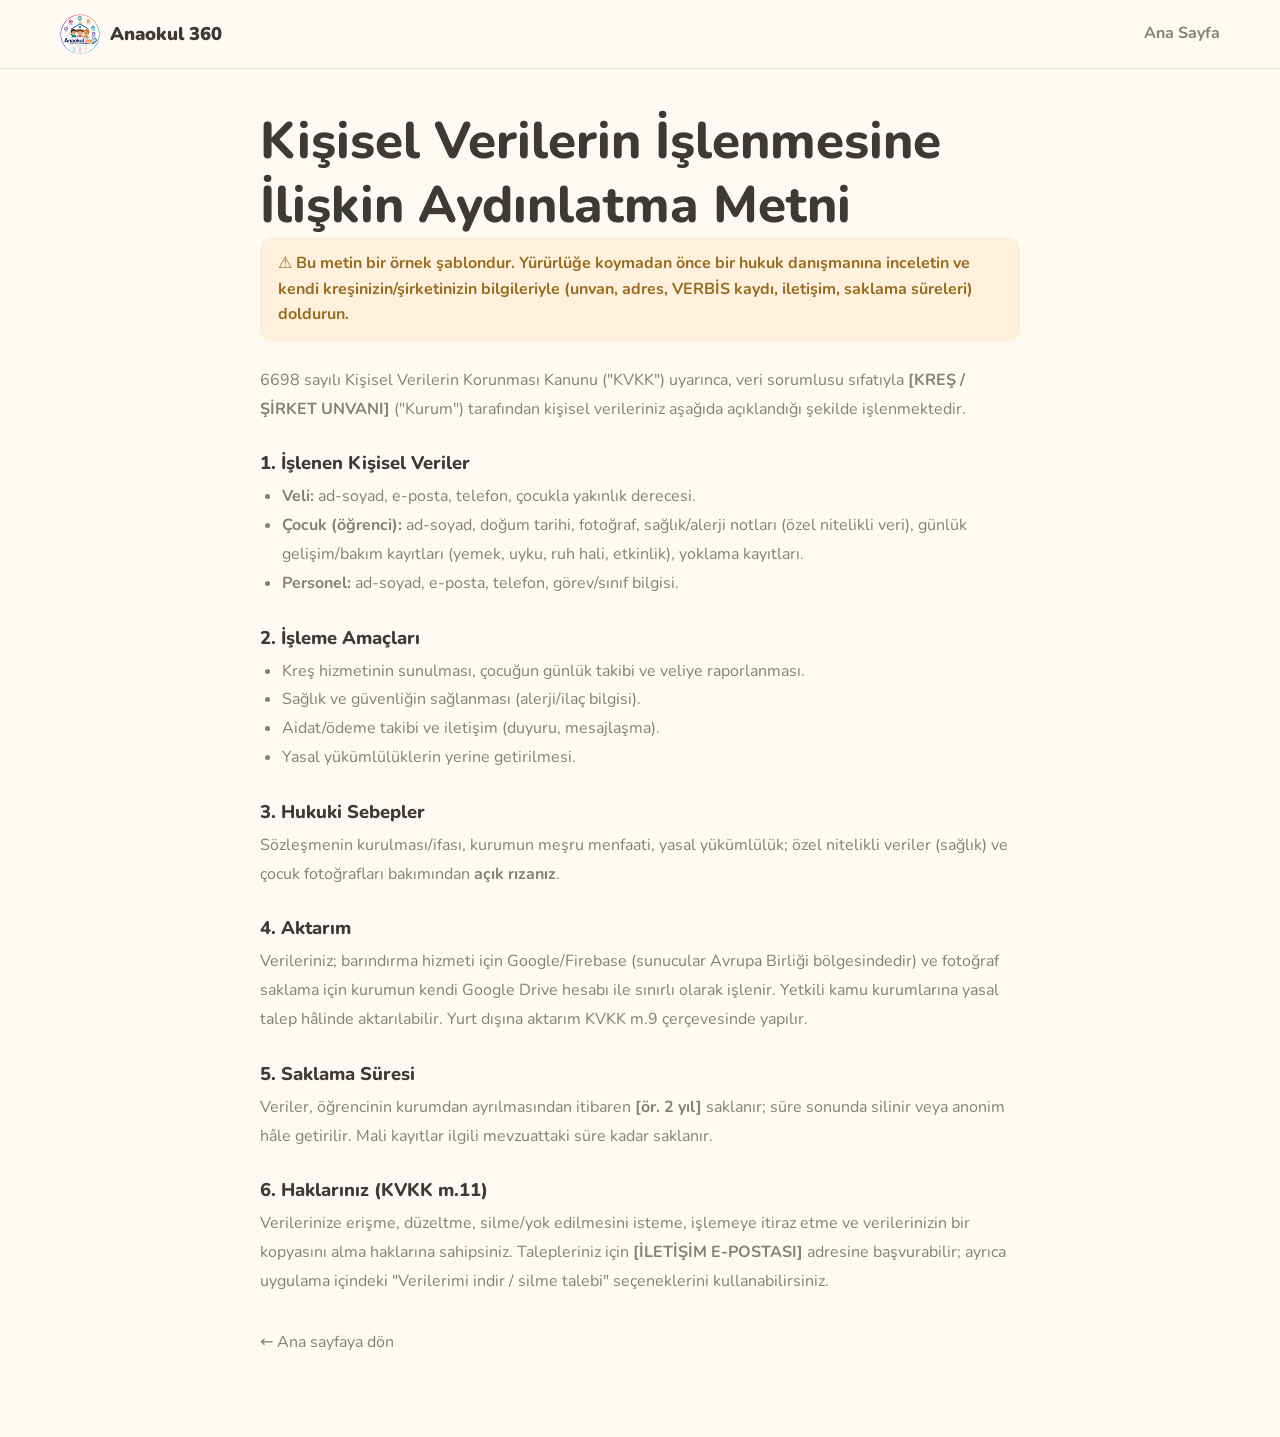
<file: aydinlatma-metni.html>
<!DOCTYPE html>
<html lang="tr">
<head>
  <meta charset="UTF-8" />
  <meta name="viewport" content="width=device-width, initial-scale=1.0" />
  <title>Aydınlatma Metni — Anaokul 360</title>
  <link rel="preconnect" href="https://fonts.googleapis.com" />
  <link href="https://fonts.googleapis.com/css2?family=Nunito:wght@400;600;700;800;900&display=swap" rel="stylesheet" />
  <link rel="stylesheet" href="css/style.css" />
  <link rel="icon" href="icons/icon-192.png" type="image/png" />
  <style>
    .metin { max-width: 760px; margin: 0 auto; padding: 40px 0 80px; }
    .metin h2 { margin: 28px 0 8px; font-size: 1.15rem; }
    .metin p, .metin li { color: var(--metin-soluk); line-height: 1.8; }
    .metin ul { list-style: disc; padding-left: 22px; margin: 8px 0; }
    .uyari-kutu { background:#fdf1dd;color:#9a6b1e;border-radius:12px;padding:14px 18px;font-weight:700;margin-bottom:24px }
  </style>
</head>
<body>
  <header class="site-nav"><div class="container site-nav__inner">
    <a href="index.html" class="logo"><img class="logo__mark logo__mark--img" src="img/logo.png" alt="" width="40" height="40" /><span>Anaokul 360</span></a>
    <nav class="site-nav__links"><a href="index.html">Ana Sayfa</a></nav>
  </div></header>

  <main class="container metin">
    <h1>Kişisel Verilerin İşlenmesine İlişkin Aydınlatma Metni</h1>
    <div class="uyari-kutu">
      ⚠️ Bu metin bir <strong>örnek şablondur</strong>. Yürürlüğe koymadan önce bir hukuk danışmanına
      inceletin ve kendi kreşinizin/şirketinizin bilgileriyle (unvan, adres, VERBİS kaydı, iletişim,
      saklama süreleri) doldurun.
    </div>

    <p>6698 sayılı Kişisel Verilerin Korunması Kanunu ("KVKK") uyarınca, veri sorumlusu sıfatıyla
    <strong>[KREŞ / ŞİRKET UNVANI]</strong> ("Kurum") tarafından kişisel verileriniz aşağıda açıklandığı
    şekilde işlenmektedir.</p>

    <h2>1. İşlenen Kişisel Veriler</h2>
    <ul>
      <li><strong>Veli:</strong> ad-soyad, e-posta, telefon, çocukla yakınlık derecesi.</li>
      <li><strong>Çocuk (öğrenci):</strong> ad-soyad, doğum tarihi, fotoğraf, sağlık/alerji notları
        (özel nitelikli veri), günlük gelişim/bakım kayıtları (yemek, uyku, ruh hali, etkinlik), yoklama kayıtları.</li>
      <li><strong>Personel:</strong> ad-soyad, e-posta, telefon, görev/sınıf bilgisi.</li>
    </ul>

    <h2>2. İşleme Amaçları</h2>
    <ul>
      <li>Kreş hizmetinin sunulması, çocuğun günlük takibi ve veliye raporlanması.</li>
      <li>Sağlık ve güvenliğin sağlanması (alerji/ilaç bilgisi).</li>
      <li>Aidat/ödeme takibi ve iletişim (duyuru, mesajlaşma).</li>
      <li>Yasal yükümlülüklerin yerine getirilmesi.</li>
    </ul>

    <h2>3. Hukuki Sebepler</h2>
    <p>Sözleşmenin kurulması/ifası, kurumun meşru menfaati, yasal yükümlülük; özel nitelikli veriler
    (sağlık) ve çocuk fotoğrafları bakımından <strong>açık rızanız</strong>.</p>

    <h2>4. Aktarım</h2>
    <p>Verileriniz; barındırma hizmeti için Google/Firebase (sunucular Avrupa Birliği bölgesindedir) ve
    fotoğraf saklama için kurumun kendi Google Drive hesabı ile sınırlı olarak işlenir. Yetkili kamu
    kurumlarına yasal talep hâlinde aktarılabilir. Yurt dışına aktarım KVKK m.9 çerçevesinde yapılır.</p>

    <h2>5. Saklama Süresi</h2>
    <p>Veriler, öğrencinin kurumdan ayrılmasından itibaren <strong>[ör. 2 yıl]</strong> saklanır; süre
    sonunda silinir veya anonim hâle getirilir. Mali kayıtlar ilgili mevzuattaki süre kadar saklanır.</p>

    <h2>6. Haklarınız (KVKK m.11)</h2>
    <p>Verilerinize erişme, düzeltme, silme/yok edilmesini isteme, işlemeye itiraz etme ve verilerinizin
    bir kopyasını alma haklarına sahipsiniz. Talepleriniz için <strong>[İLETİŞİM E-POSTASI]</strong>
    adresine başvurabilir; ayrıca uygulama içindeki "Verilerimi indir / silme talebi" seçeneklerini
    kullanabilirsiniz.</p>

    <p style="margin-top:32px"><a href="index.html">← Ana sayfaya dön</a></p>
  </main>
</body>
</html>
</file>
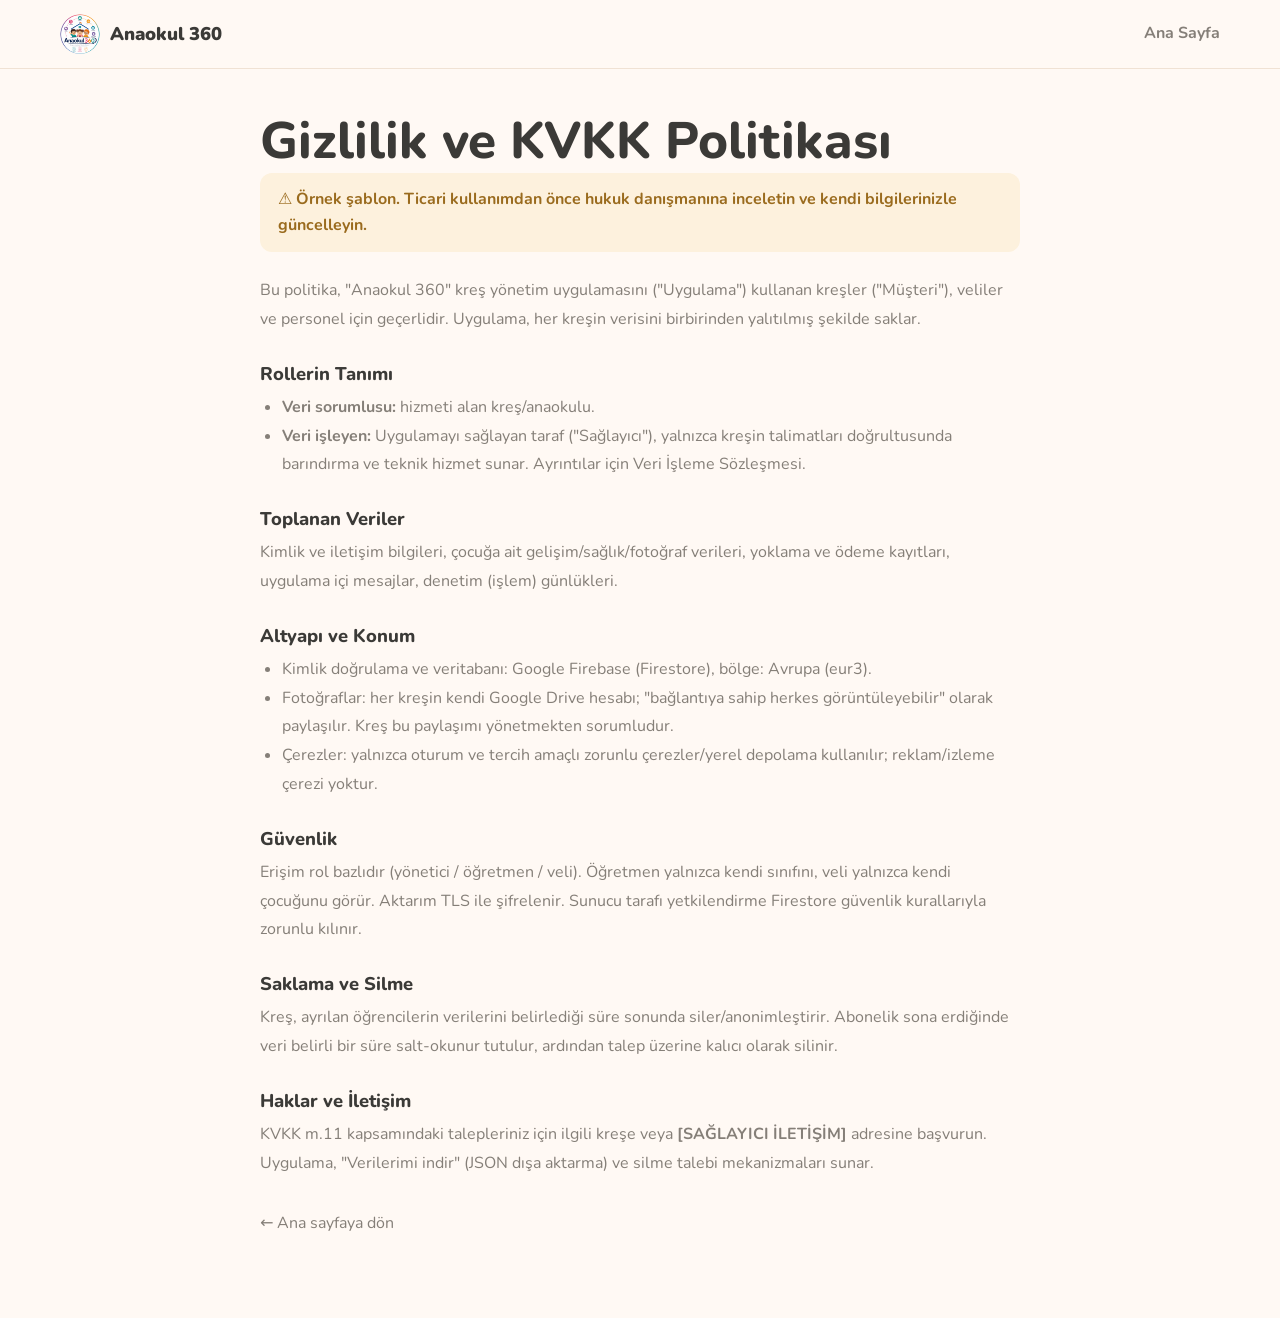
<file: kvkk-politikasi.html>
<!DOCTYPE html>
<html lang="tr">
<head>
  <meta charset="UTF-8" />
  <meta name="viewport" content="width=device-width, initial-scale=1.0" />
  <title>Gizlilik ve KVKK Politikası — Anaokul 360</title>
  <link rel="preconnect" href="https://fonts.googleapis.com" />
  <link href="https://fonts.googleapis.com/css2?family=Nunito:wght@400;600;700;800;900&display=swap" rel="stylesheet" />
  <link rel="stylesheet" href="css/style.css" />
  <link rel="icon" href="icons/icon-192.png" type="image/png" />
  <style>
    .metin { max-width: 760px; margin: 0 auto; padding: 40px 0 80px; }
    .metin h2 { margin: 28px 0 8px; font-size: 1.15rem; }
    .metin p, .metin li { color: var(--metin-soluk); line-height: 1.8; }
    .metin ul { list-style: disc; padding-left: 22px; margin: 8px 0; }
    .uyari-kutu { background:#fdf1dd;color:#9a6b1e;border-radius:12px;padding:14px 18px;font-weight:700;margin-bottom:24px }
  </style>
</head>
<body>
  <header class="site-nav"><div class="container site-nav__inner">
    <a href="index.html" class="logo"><img class="logo__mark logo__mark--img" src="img/logo.png" alt="" width="40" height="40" /><span>Anaokul 360</span></a>
    <nav class="site-nav__links"><a href="index.html">Ana Sayfa</a></nav>
  </div></header>

  <main class="container metin">
    <h1>Gizlilik ve KVKK Politikası</h1>
    <div class="uyari-kutu">
      ⚠️ Örnek şablon. Ticari kullanımdan önce hukuk danışmanına inceletin ve kendi bilgilerinizle güncelleyin.
    </div>

    <p>Bu politika, "Anaokul 360" kreş yönetim uygulamasını ("Uygulama") kullanan kreşler ("Müşteri"),
    veliler ve personel için geçerlidir. Uygulama, her kreşin verisini birbirinden yalıtılmış şekilde saklar.</p>

    <h2>Rollerin Tanımı</h2>
    <ul>
      <li><strong>Veri sorumlusu:</strong> hizmeti alan kreş/anaokulu.</li>
      <li><strong>Veri işleyen:</strong> Uygulamayı sağlayan taraf ("Sağlayıcı"), yalnızca kreşin
        talimatları doğrultusunda barındırma ve teknik hizmet sunar. Ayrıntılar için
        <a href="veri-sozlesmesi.html">Veri İşleme Sözleşmesi</a>.</li>
    </ul>

    <h2>Toplanan Veriler</h2>
    <p>Kimlik ve iletişim bilgileri, çocuğa ait gelişim/sağlık/fotoğraf verileri, yoklama ve ödeme kayıtları,
    uygulama içi mesajlar, denetim (işlem) günlükleri.</p>

    <h2>Altyapı ve Konum</h2>
    <ul>
      <li>Kimlik doğrulama ve veritabanı: Google Firebase (Firestore), bölge: Avrupa (eur3).</li>
      <li>Fotoğraflar: her kreşin kendi Google Drive hesabı; "bağlantıya sahip herkes görüntüleyebilir"
        olarak paylaşılır. Kreş bu paylaşımı yönetmekten sorumludur.</li>
      <li>Çerezler: yalnızca oturum ve tercih amaçlı zorunlu çerezler/yerel depolama kullanılır; reklam/izleme çerezi yoktur.</li>
    </ul>

    <h2>Güvenlik</h2>
    <p>Erişim rol bazlıdır (yönetici / öğretmen / veli). Öğretmen yalnızca kendi sınıfını, veli yalnızca
    kendi çocuğunu görür. Aktarım TLS ile şifrelenir. Sunucu tarafı yetkilendirme Firestore güvenlik
    kurallarıyla zorunlu kılınır.</p>

    <h2>Saklama ve Silme</h2>
    <p>Kreş, ayrılan öğrencilerin verilerini belirlediği süre sonunda siler/anonimleştirir. Abonelik
    sona erdiğinde veri belirli bir süre salt-okunur tutulur, ardından talep üzerine kalıcı olarak silinir.</p>

    <h2>Haklar ve İletişim</h2>
    <p>KVKK m.11 kapsamındaki talepleriniz için ilgili kreşe veya <strong>[SAĞLAYICI İLETİŞİM]</strong>
    adresine başvurun. Uygulama, "Verilerimi indir" (JSON dışa aktarma) ve silme talebi mekanizmaları sunar.</p>

    <p style="margin-top:32px"><a href="index.html">← Ana sayfaya dön</a></p>
  </main>
</body>
</html>
</file>
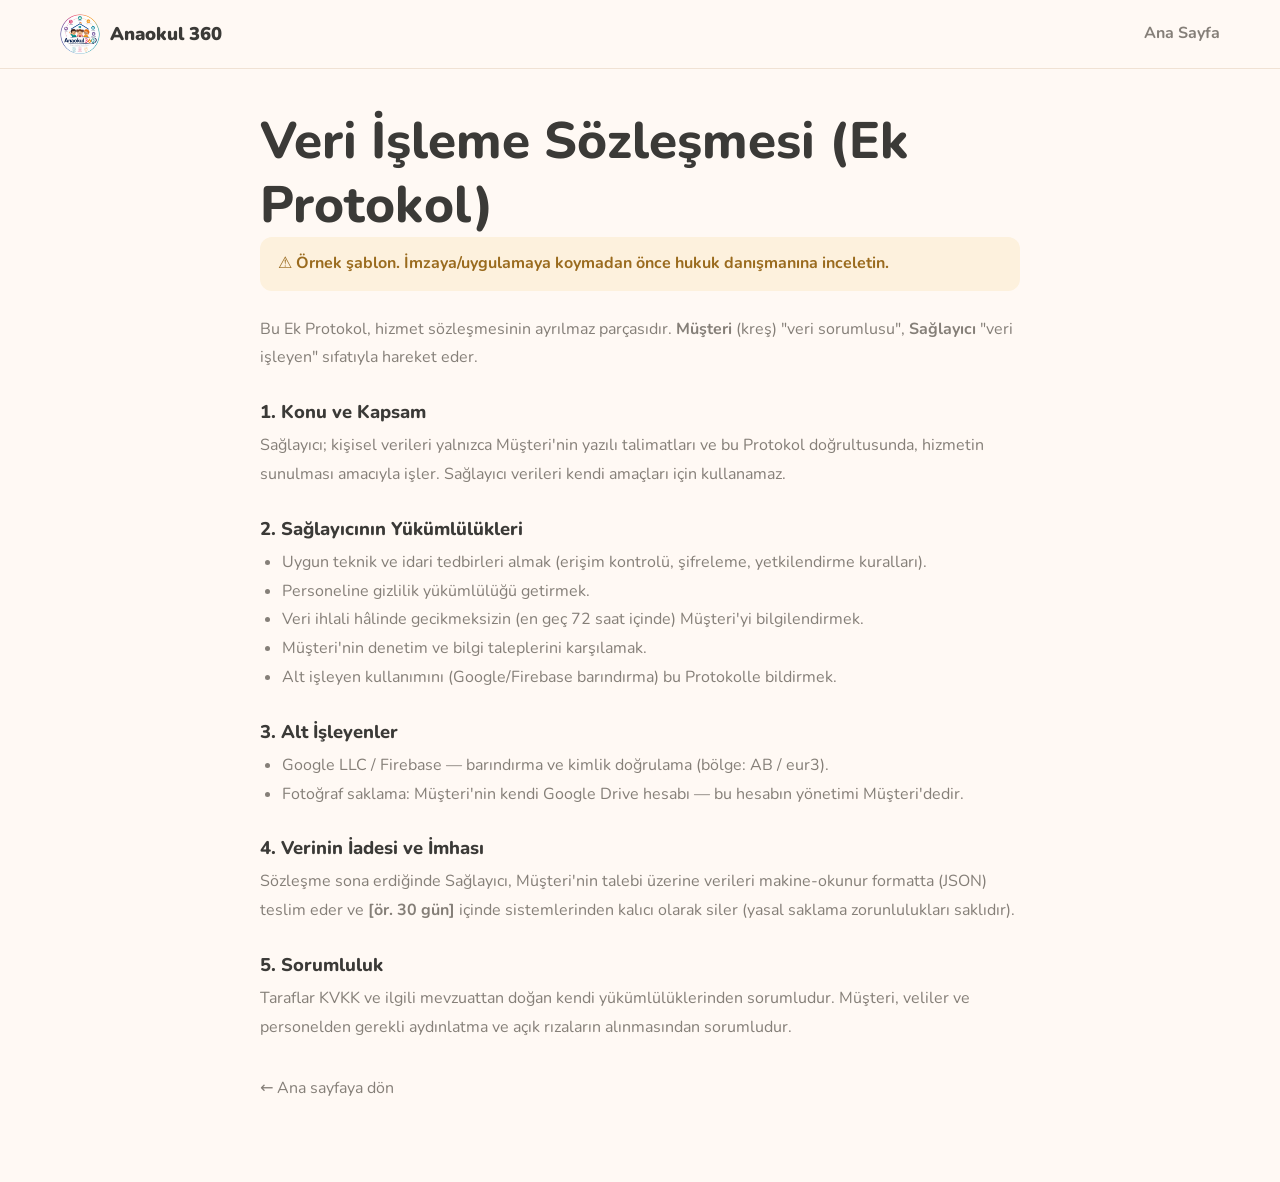
<file: veri-sozlesmesi.html>
<!DOCTYPE html>
<html lang="tr">
<head>
  <meta charset="UTF-8" />
  <meta name="viewport" content="width=device-width, initial-scale=1.0" />
  <title>Veri İşleme Sözleşmesi — Anaokul 360</title>
  <link rel="preconnect" href="https://fonts.googleapis.com" />
  <link href="https://fonts.googleapis.com/css2?family=Nunito:wght@400;600;700;800;900&display=swap" rel="stylesheet" />
  <link rel="stylesheet" href="css/style.css" />
  <link rel="icon" href="icons/icon-192.png" type="image/png" />
  <style>
    .metin { max-width: 760px; margin: 0 auto; padding: 40px 0 80px; }
    .metin h2 { margin: 28px 0 8px; font-size: 1.15rem; }
    .metin p, .metin li { color: var(--metin-soluk); line-height: 1.8; }
    .metin ul { list-style: disc; padding-left: 22px; margin: 8px 0; }
    .uyari-kutu { background:#fdf1dd;color:#9a6b1e;border-radius:12px;padding:14px 18px;font-weight:700;margin-bottom:24px }
  </style>
</head>
<body>
  <header class="site-nav"><div class="container site-nav__inner">
    <a href="index.html" class="logo"><img class="logo__mark logo__mark--img" src="img/logo.png" alt="" width="40" height="40" /><span>Anaokul 360</span></a>
    <nav class="site-nav__links"><a href="index.html">Ana Sayfa</a></nav>
  </div></header>

  <main class="container metin">
    <h1>Veri İşleme Sözleşmesi (Ek Protokol)</h1>
    <div class="uyari-kutu">
      ⚠️ Örnek şablon. İmzaya/uygulamaya koymadan önce hukuk danışmanına inceletin.
    </div>

    <p>Bu Ek Protokol, hizmet sözleşmesinin ayrılmaz parçasıdır. <strong>Müşteri</strong> (kreş) "veri
    sorumlusu", <strong>Sağlayıcı</strong> "veri işleyen" sıfatıyla hareket eder.</p>

    <h2>1. Konu ve Kapsam</h2>
    <p>Sağlayıcı; kişisel verileri yalnızca Müşteri'nin yazılı talimatları ve bu Protokol doğrultusunda,
    hizmetin sunulması amacıyla işler. Sağlayıcı verileri kendi amaçları için kullanamaz.</p>

    <h2>2. Sağlayıcının Yükümlülükleri</h2>
    <ul>
      <li>Uygun teknik ve idari tedbirleri almak (erişim kontrolü, şifreleme, yetkilendirme kuralları).</li>
      <li>Personeline gizlilik yükümlülüğü getirmek.</li>
      <li>Veri ihlali hâlinde gecikmeksizin (en geç 72 saat içinde) Müşteri'yi bilgilendirmek.</li>
      <li>Müşteri'nin denetim ve bilgi taleplerini karşılamak.</li>
      <li>Alt işleyen kullanımını (Google/Firebase barındırma) bu Protokolle bildirmek.</li>
    </ul>

    <h2>3. Alt İşleyenler</h2>
    <ul>
      <li>Google LLC / Firebase — barındırma ve kimlik doğrulama (bölge: AB / eur3).</li>
      <li>Fotoğraf saklama: Müşteri'nin kendi Google Drive hesabı — bu hesabın yönetimi Müşteri'dedir.</li>
    </ul>

    <h2>4. Verinin İadesi ve İmhası</h2>
    <p>Sözleşme sona erdiğinde Sağlayıcı, Müşteri'nin talebi üzerine verileri makine-okunur formatta
    (JSON) teslim eder ve <strong>[ör. 30 gün]</strong> içinde sistemlerinden kalıcı olarak siler
    (yasal saklama zorunlulukları saklıdır).</p>

    <h2>5. Sorumluluk</h2>
    <p>Taraflar KVKK ve ilgili mevzuattan doğan kendi yükümlülüklerinden sorumludur. Müşteri, veliler ve
    personelden gerekli aydınlatma ve açık rızaların alınmasından sorumludur.</p>

    <p style="margin-top:32px"><a href="index.html">← Ana sayfaya dön</a></p>
  </main>
</body>
</html>
</file>
<file: css/style.css>
/* =============================================================
   Anaokul 360 — Tema ve Bileşen Stilleri
   Tek dosya. CSS değişkenleriyle pastel, çocuk dostu tema.
   ============================================================= */

:root {
  /* Renk paleti — pastel & sıcak */
  --renk-birincil: #ff8a5c;      /* şeftali */
  --renk-birincil-koyu: #f26d3d;
  --renk-ikincil: #6ec9c0;       /* nane */
  --renk-ucuncul: #ffd36e;       /* güneş sarısı */
  --renk-mor: #b8a6e6;
  --renk-pembe: #ffb3c6;

  --zemin: #fff9f4;
  --yuzey: #ffffff;
  --yuzey-alt: #fdf1e7;
  --kenar: #f0e2d4;

  --metin: #3b3a37;
  --metin-soluk: #857f78;
  --metin-ters: #ffffff;

  --basari: #4caf7d;
  --hata: #e5644e;
  --uyari: #e6a94b;
  --bilgi: #5b9bd5;

  /* Rozet / durum kutucukları */
  --rozet-basari-bg: #e3f5ec; --rozet-basari-fg: #2f7d54;
  --rozet-hata-bg:   #fce8e4; --rozet-hata-fg:   #b23b28;
  --rozet-uyari-bg:  #fdf1dd; --rozet-uyari-fg:  #9a6b1e;
  --rozet-bilgi-bg:  #e5eff8; --rozet-bilgi-fg:  #35648f;
  --rozet-mor-bg:    #efe9fa; --rozet-mor-fg:    #6b52a8;
  --vurgu-bg: #e5eff8;
  --yeni-bg: #fff6f0;

  --golge-sm: 0 1px 3px rgba(60, 45, 30, 0.08);
  --golge-md: 0 6px 18px rgba(60, 45, 30, 0.10);
  --golge-lg: 0 16px 40px rgba(60, 45, 30, 0.16);

  --yuvarlak-sm: 8px;
  --yuvarlak: 14px;
  --yuvarlak-lg: 22px;
  --yuvarlak-full: 999px;

  --gecis: 180ms ease;

  --yazi: "Nunito", "Segoe UI", system-ui, -apple-system, sans-serif;
  --kenar-cubugu-genislik: 250px;

  color-scheme: light;
}

/* ---------- Koyu tema ---------- */
:root[data-theme="dark"] {
  color-scheme: dark;

  --zemin: #17130f;
  --yuzey: #211c18;
  --yuzey-alt: #2c2621;
  --kenar: #3b332c;

  --metin: #efe7de;
  --metin-soluk: #a79d92;

  --rozet-basari-bg: #1c3a2b; --rozet-basari-fg: #7fd6a6;
  --rozet-hata-bg:   #3d221d; --rozet-hata-fg:   #f0a091;
  --rozet-uyari-bg:  #3a2f1c; --rozet-uyari-fg:  #e6c07a;
  --rozet-bilgi-bg:  #1e2f3f; --rozet-bilgi-fg:  #93bde0;
  --rozet-mor-bg:    #2b2440; --rozet-mor-fg:    #c3b6f0;
  --vurgu-bg: #1e2f3f;
  --yeni-bg: #32261f;

  --golge-sm: 0 1px 3px rgba(0, 0, 0, 0.45);
  --golge-md: 0 6px 18px rgba(0, 0, 0, 0.5);
  --golge-lg: 0 16px 40px rgba(0, 0, 0, 0.6);
}

.tema-dugme {
  background: var(--yuzey);
  border: 1px solid var(--kenar);
  width: 40px; height: 40px;
  border-radius: var(--yuvarlak-full);
  font-size: 1.1rem;
  display: grid; place-items: center;
  flex-shrink: 0;
}
.site-nav__links .tema-dugme { width: 38px; height: 38px; }

:root[data-theme="dark"] .site-nav { background: rgba(23, 19, 15, 0.9); }
:root[data-theme="dark"] .rapor-kart,
:root[data-theme="dark"] .tanitim-kart--vurgu { background: var(--yuzey-alt); }
:root[data-theme="dark"] .hero__art { opacity: 0.9; }
:root[data-theme="dark"] .foto-oge img { opacity: 0.92; }

/* ---------- Sıfırlama ---------- */
*, *::before, *::after { box-sizing: border-box; margin: 0; padding: 0; }

/* NOT: `scroll-behavior: smooth` KULLANILMIYOR — bazı ortamlarda tüm
   scrollTo/scrollBy çağrılarını iptal edip sayfayı kaydırılamaz yapıyordu.
   Yumuşak kaydırma JS'te scrollIntoView ile yapılıyor (bkz. index.html). */
html { -webkit-text-size-adjust: 100%; }

body {
  font-family: var(--yazi);
  color: var(--metin);
  background: var(--zemin);
  line-height: 1.6;
  -webkit-font-smoothing: antialiased;
  overscroll-behavior-y: none;
  -webkit-tap-highlight-color: transparent;
}

/* Kaydırma hedefleri sabit navbar altında kalmasın */
section[id] { scroll-margin-top: 88px; }

img { max-width: 100%; display: block; }
a { color: inherit; text-decoration: none; }
button { font-family: inherit; cursor: pointer; }
ul { list-style: none; }

h1, h2, h3, h4 { line-height: 1.25; font-weight: 800; color: var(--metin); }
h1 { font-size: clamp(2rem, 5vw, 3.2rem); }
h2 { font-size: clamp(1.6rem, 3.5vw, 2.4rem); }
h3 { font-size: 1.25rem; }

.container {
  width: min(1160px, 92vw);
  margin-inline: auto;
}

section { padding: 72px 0; }

.bolum-baslik {
  text-align: center;
  margin-bottom: 44px;
}
.bolum-baslik p {
  color: var(--metin-soluk);
  max-width: 560px;
  margin: 10px auto 0;
}

/* ---------- Butonlar ---------- */
.btn {
  display: inline-flex;
  align-items: center;
  justify-content: center;
  gap: 8px;
  padding: 12px 22px;
  border: none;
  border-radius: var(--yuvarlak-full);
  font-weight: 800;
  font-size: 0.95rem;
  transition: transform var(--gecis), box-shadow var(--gecis), background var(--gecis);
  background: var(--yuzey-alt);
  color: var(--metin);
}
.btn:hover { transform: translateY(-2px); }
.btn:active { transform: translateY(0); }
.btn--primary { background: var(--renk-birincil); color: var(--metin-ters); box-shadow: var(--golge-sm); }
.btn--primary:hover { background: var(--renk-birincil-koyu); box-shadow: var(--golge-md); }
.btn--secondary { background: var(--renk-ikincil); color: var(--metin-ters); }
.btn--ghost { background: transparent; border: 2px solid var(--kenar); }
.btn--danger { background: var(--hata); color: var(--metin-ters); }
.btn--sm { padding: 7px 14px; font-size: 0.82rem; }
.btn--block { width: 100%; }
.btn:disabled { opacity: 0.55; cursor: not-allowed; transform: none; }

/* ---------- Ana Sayfa: Navbar ---------- */
.site-nav {
  position: sticky;
  top: 0;
  z-index: 50;
  background: rgba(255, 249, 244, 0.9);
  backdrop-filter: blur(10px);
  border-bottom: 1px solid var(--kenar);
  padding-top: env(safe-area-inset-top);
}
.site-nav__inner {
  display: flex;
  align-items: center;
  justify-content: space-between;
  gap: 20px;
  padding: 14px 0;
}
.logo {
  display: flex;
  align-items: center;
  gap: 10px;
  font-weight: 900;
  font-size: 1.15rem;
}
.logo__mark {
  width: 40px; height: 40px;
  display: grid; place-items: center;
  background: var(--renk-birincil);
  color: #fff;
  border-radius: 14px;
  font-size: 1.2rem;
  transform: rotate(-6deg);
}
/* Gerçek logo görseli kullanıldığında: rozet stilini sıfırla */
.logo__mark--img {
  display: block;
  background: none;
  transform: none;
  border-radius: 50%;
  object-fit: contain;
  padding: 0;
  flex: 0 0 auto;
}
.site-nav__links {
  display: flex;
  align-items: center;
  gap: 26px;
}
.site-nav__links a:not(.btn) { font-weight: 700; color: var(--metin-soluk); transition: color var(--gecis); }
.site-nav__links a:not(.btn):hover { color: var(--renk-birincil-koyu); }
.site-nav__toggle { display: none; background: none; border: none; font-size: 1.6rem; }

@media (max-width: 860px) {
  .site-nav__links {
    position: absolute;
    inset: 100% 0 auto 0;
    flex-direction: column;
    background: var(--yuzey);
    padding: 18px 6vw 26px;
    gap: 16px;
    box-shadow: var(--golge-md);
    transform: translateY(-140%);
    transition: transform 240ms ease;
  }
  .site-nav__links--acik { transform: translateY(0); }
  .site-nav__toggle { display: block; }
}

/* ---------- Hero ---------- */
.hero {
  display: grid;
  grid-template-columns: 1.05fr 0.95fr;
  align-items: center;
  gap: 40px;
  padding: 70px 0 60px;
}
.hero__slogan {
  display: inline-block;
  background: var(--renk-ucuncul);
  color: #7a5a12;
  font-weight: 800;
  padding: 6px 16px;
  border-radius: var(--yuvarlak-full);
  font-size: 0.85rem;
  margin-bottom: 18px;
}
.hero p.hero__lead { color: var(--metin-soluk); font-size: 1.1rem; margin: 16px 0 28px; max-width: 520px; }
.hero__actions { display: flex; gap: 14px; flex-wrap: wrap; }
.hero__art {
  aspect-ratio: 1 / 1;
  border-radius: 40% 60% 62% 38% / 46% 44% 56% 54%;
  background: linear-gradient(135deg, var(--renk-pembe), var(--renk-mor) 55%, var(--renk-ikincil));
  display: grid;
  place-items: center;
  font-size: clamp(5rem, 16vw, 10rem);
  box-shadow: var(--golge-lg);
  animation: yuz 8s ease-in-out infinite;
}
@keyframes yuz {
  0%, 100% { border-radius: 40% 60% 62% 38% / 46% 44% 56% 54%; }
  50% { border-radius: 58% 42% 40% 60% / 55% 58% 42% 45%; }
}
/* Hero'da blob yerine düz logo görseli */
.hero__art--logo {
  background: none;
  box-shadow: none;
  border-radius: 0;
  animation: none;
}
.hero__art--logo img {
  width: 100%;
  height: 100%;
  object-fit: contain;
  filter: drop-shadow(0 18px 40px rgba(45, 35, 25, 0.18));
}
.giris-modal__logo img { width: 72px; height: 72px; object-fit: contain; }
@media (max-width: 860px) {
  .hero { grid-template-columns: 1fr; text-align: center; }
  .hero__actions { justify-content: center; }
  .hero p.hero__lead { margin-inline: auto; }
  .hero__art { max-width: 340px; margin: 10px auto 0; }
}

/* ---------- Kartlar (tanıtım) ---------- */
.kart-izgara {
  display: grid;
  grid-template-columns: repeat(auto-fit, minmax(230px, 1fr));
  gap: 22px;
}
.tanitim-kart {
  background: var(--yuzey);
  border: 1px solid var(--kenar);
  border-radius: var(--yuvarlak-lg);
  padding: 28px 24px;
  box-shadow: var(--golge-sm);
  transition: transform var(--gecis), box-shadow var(--gecis);
}
.tanitim-kart:hover { transform: translateY(-6px); box-shadow: var(--golge-md); }
.tanitim-kart__ikon {
  width: 56px; height: 56px;
  border-radius: 18px;
  display: grid; place-items: center;
  font-size: 1.6rem;
  margin-bottom: 14px;
  background: var(--yuzey-alt);
}
.tanitim-kart h3 { margin-bottom: 8px; }
.tanitim-kart p { color: var(--metin-soluk); font-size: 0.95rem; }
.tanitim-kart--vurgu { background: linear-gradient(160deg, var(--yuzey), var(--yuzey-alt)); }

.sinif-kart .yas-rozet {
  display: inline-block;
  background: var(--renk-ikincil);
  color: #fff;
  font-weight: 800;
  padding: 4px 12px;
  border-radius: var(--yuvarlak-full);
  font-size: 0.8rem;
  margin-bottom: 12px;
}

/* ---------- Hakkımızda ---------- */
.hakkimizda { background: var(--yuzey-alt); }
.hakkimizda__grid { display: grid; grid-template-columns: 1fr 1fr; gap: 40px; align-items: center; }
.hakkimizda__gorsel {
  aspect-ratio: 4 / 3;
  border-radius: var(--yuvarlak-lg);
  background: linear-gradient(135deg, var(--renk-ucuncul), var(--renk-birincil));
  display: grid; place-items: center;
  font-size: 6rem;
  box-shadow: var(--golge-md);
}
.hakkimizda__grid p { color: var(--metin-soluk); margin-top: 14px; }
@media (max-width: 780px) { .hakkimizda__grid { grid-template-columns: 1fr; } }

/* ---------- Galeri ---------- */
.galeri-izgara {
  display: grid;
  grid-template-columns: repeat(auto-fit, minmax(180px, 1fr));
  gap: 14px;
}
.galeri-izgara div {
  aspect-ratio: 1 / 1;
  border-radius: var(--yuvarlak);
  display: grid; place-items: center;
  font-size: 3rem;
  background: var(--yuzey-alt);
  border: 1px solid var(--kenar);
}
.galeri-izgara div:nth-child(3n) { background: linear-gradient(135deg, var(--renk-pembe), var(--renk-mor)); }
.galeri-izgara div:nth-child(3n+1) { background: linear-gradient(135deg, var(--renk-ikincil), var(--renk-ucuncul)); }

/* ---------- İletişim ---------- */
.iletisim { background: var(--yuzey-alt); }
.iletisim__grid { display: grid; grid-template-columns: 1fr 1fr; gap: 40px; }
.iletisim__bilgi li { display: flex; gap: 12px; margin-bottom: 16px; align-items: flex-start; }
.iletisim__bilgi .i { font-size: 1.3rem; }
@media (max-width: 780px) { .iletisim__grid { grid-template-columns: 1fr; } }

/* ---------- Footer ---------- */
.site-footer {
  background: var(--metin);
  color: #efe7dd;
  padding: 44px 0 30px;
}
.site-footer__grid { display: flex; justify-content: space-between; flex-wrap: wrap; gap: 24px; }
.site-footer a { color: #efe7dd; opacity: 0.85; }
.site-footer a:hover { opacity: 1; }
.site-footer__alt {
  margin-top: 28px;
  padding-top: 18px;
  border-top: 1px solid rgba(255,255,255,0.12);
  font-size: 0.85rem;
  opacity: 0.75;
  text-align: center;
}

/* ---------- Formlar ---------- */
.form-grup { margin-bottom: 16px; }
.form-grup label {
  display: block;
  font-weight: 700;
  font-size: 0.9rem;
  margin-bottom: 6px;
}
.form-grup input,
.form-grup select,
.form-grup textarea {
  width: 100%;
  padding: 11px 14px;
  border: 2px solid var(--kenar);
  border-radius: var(--yuvarlak-sm);
  font: inherit;
  background: var(--yuzey);
  color: var(--metin);
  transition: border-color var(--gecis), box-shadow var(--gecis);
}
.form-grup input:focus,
.form-grup select:focus,
.form-grup textarea:focus {
  outline: none;
  border-color: var(--renk-birincil);
  box-shadow: 0 0 0 3px rgba(255, 138, 92, 0.18);
}
.form-grup textarea { min-height: 90px; resize: vertical; }
.form-satir { display: grid; grid-template-columns: 1fr 1fr; gap: 14px; }
@media (max-width: 560px) { .form-satir { grid-template-columns: 1fr; } }
.form-yardim { font-size: 0.8rem; color: var(--metin-soluk); margin-top: 4px; }
.checkbox-liste { display: grid; gap: 8px; max-height: 180px; overflow-y: auto; padding: 4px; }
.checkbox-liste label {
  display: flex; align-items: center; gap: 8px;
  font-weight: 600; font-size: 0.9rem;
  background: var(--yuzey-alt);
  padding: 8px 12px; border-radius: var(--yuvarlak-sm);
}
.checkbox-liste input { width: auto; }

/* ---------- Giriş Modalı (ana sayfa) ---------- */
.giris-modal__logo { text-align: center; margin-bottom: 6px; font-size: 2.4rem; }
.giris-modal p.giris-modal__alt { text-align: center; color: var(--metin-soluk); margin-bottom: 20px; font-size: 0.9rem; }

/* ---------- Genel Modal ---------- */
.modal-overlay {
  position: fixed;
  inset: 0;
  background: rgba(45, 35, 25, 0.45);
  display: grid;
  place-items: center;
  padding: 20px;
  z-index: 200;
  opacity: 0;
  transition: opacity var(--gecis);
}
/* `hidden` iken hiç render etme — yoksa görünmez tam ekran katman
   olarak kalıp arkadaki tıklamaları yutar. */
.modal-overlay[hidden] { display: none; }
.modal-overlay--show { opacity: 1; }
.modal {
  background: var(--yuzey);
  border-radius: var(--yuvarlak-lg);
  width: min(480px, 100%);
  max-height: 90vh;
  overflow-y: auto;
  box-shadow: var(--golge-lg);
  transform: translateY(12px) scale(0.98);
  transition: transform var(--gecis);
}
.modal-overlay--show .modal { transform: translateY(0) scale(1); }
.modal--wide { width: min(720px, 100%); }
.modal__header {
  display: flex;
  align-items: center;
  justify-content: space-between;
  padding: 20px 24px;
  border-bottom: 1px solid var(--kenar);
  position: sticky;
  top: 0;
  background: var(--yuzey);
}
.modal__close {
  background: var(--yuzey-alt);
  border: none;
  width: 34px; height: 34px;
  border-radius: var(--yuvarlak-full);
  font-size: 1rem;
}
.modal__body { padding: 24px; }

.confirm-box__actions { display: flex; gap: 12px; justify-content: flex-end; margin-top: 20px; }

/* ---------- Toast ---------- */
.toast-container {
  position: fixed;
  top: calc(18px + env(safe-area-inset-top));
  right: 18px;
  left: 18px;
  z-index: 300;
  display: flex;
  flex-direction: column;
  align-items: flex-end;
  gap: 10px;
  pointer-events: none;
}
.toast-container .toast { pointer-events: auto; }
.toast {
  display: flex;
  align-items: center;
  gap: 10px;
  background: var(--yuzey);
  border-left: 5px solid var(--bilgi);
  border-radius: var(--yuvarlak-sm);
  padding: 12px 18px;
  box-shadow: var(--golge-md);
  min-width: 240px;
  max-width: 360px;
  transform: translateX(120%);
  transition: transform 300ms ease;
  font-weight: 600;
  font-size: 0.9rem;
}
.toast--show { transform: translateX(0); }
.toast--success { border-left-color: var(--basari); }
.toast--error { border-left-color: var(--hata); }
.toast--warning { border-left-color: var(--uyari); }
.toast__icon {
  width: 24px; height: 24px;
  border-radius: var(--yuvarlak-full);
  display: grid; place-items: center;
  color: #fff;
  font-size: 0.8rem;
  background: var(--bilgi);
  flex-shrink: 0;
}
.toast--success .toast__icon { background: var(--basari); }
.toast--error .toast__icon { background: var(--hata); }
.toast--warning .toast__icon { background: var(--uyari); }

/* ---------- Spinner ---------- */
.spinner {
  border: 3px solid var(--kenar);
  border-top-color: var(--renk-birincil);
  border-radius: 50%;
  animation: donsun 0.8s linear infinite;
}
.spinner--sm { width: 18px; height: 18px; border-width: 2px; }
.spinner--md { width: 30px; height: 30px; }
.spinner--lg { width: 46px; height: 46px; border-width: 4px; }
@keyframes donsun { to { transform: rotate(360deg); } }

.loading-state, .empty-state {
  display: flex;
  flex-direction: column;
  align-items: center;
  gap: 12px;
  padding: 48px 20px;
  color: var(--metin-soluk);
  text-align: center;
}
.empty-state__icon { font-size: 3rem; }

/* =============================================================
   PANEL DÜZENİ (admin / öğretmen / veli)
   ============================================================= */
.panel {
  display: grid;
  grid-template-columns: var(--kenar-cubugu-genislik) 1fr;
  min-height: 100vh;
}

.yan-menu {
  background: var(--yuzey);
  border-right: 1px solid var(--kenar);
  padding: 22px 16px;
  display: flex;
  flex-direction: column;
  gap: 6px;
  position: sticky;
  top: 0;
  height: 100vh;
  overflow-y: auto;
}
.yan-menu__logo {
  display: flex; align-items: center; gap: 10px;
  font-weight: 900; font-size: 1.05rem;
  padding: 6px 8px 18px;
  border-bottom: 1px solid var(--kenar);
  margin-bottom: 10px;
}
.yan-menu a {
  display: flex;
  align-items: center;
  gap: 12px;
  padding: 11px 14px;
  border-radius: var(--yuvarlak-sm);
  font-weight: 700;
  color: var(--metin-soluk);
  transition: background var(--gecis), color var(--gecis);
}
.yan-menu a .i { font-size: 1.15rem; width: 22px; text-align: center; }
.yan-menu a:hover { background: var(--yuzey-alt); color: var(--metin); }
.yan-menu a.aktif { background: var(--renk-birincil); color: #fff; }
.yan-menu__alt { margin-top: auto; padding-top: 12px; border-top: 1px solid var(--kenar); }

.panel-icerik { padding: 26px clamp(16px, 4vw, 40px) 60px; }

.panel-ust {
  display: flex;
  align-items: center;
  justify-content: space-between;
  gap: 16px;
  margin-bottom: 26px;
  flex-wrap: wrap;
}
.panel-ust h1 { font-size: 1.7rem; }
.panel-ust .kullanici-rozet {
  display: flex; align-items: center; gap: 10px;
  background: var(--yuzey);
  border: 1px solid var(--kenar);
  padding: 6px 14px 6px 6px;
  border-radius: var(--yuvarlak-full);
  font-weight: 700;
  font-size: 0.88rem;
}
.avatar {
  width: 34px; height: 34px;
  border-radius: var(--yuvarlak-full);
  background: var(--renk-mor);
  color: #fff;
  display: grid; place-items: center;
  font-weight: 800;
  font-size: 0.8rem;
  flex-shrink: 0;
  overflow: hidden;
}
.avatar img { width: 100%; height: 100%; object-fit: cover; }
.avatar--lg { width: 64px; height: 64px; font-size: 1.2rem; }

/* ---------- Bildirim zili ---------- */
.bildirim-btn {
  position: relative;
  background: var(--yuzey);
  border: 1px solid var(--kenar);
  width: 40px; height: 40px;
  border-radius: var(--yuvarlak-full);
  font-size: 1.15rem;
  display: grid; place-items: center;
  flex-shrink: 0;
}
.bildirim-btn--dolu { border-color: var(--renk-birincil); }
.bildirim-sayac {
  position: absolute;
  top: -4px; right: -4px;
  min-width: 18px; height: 18px;
  padding: 0 4px;
  border-radius: var(--yuvarlak-full);
  background: var(--hata);
  color: #fff;
  font-size: 0.68rem;
  font-weight: 800;
  display: grid; place-items: center;
}
.bildirim-sayac[hidden] { display: none; }
.bildirim-panel {
  position: absolute;
  top: calc(100% + 8px);
  right: 0;
  width: min(340px, calc(100vw - 32px));
  max-height: 60vh;
  overflow-y: auto;
  background: var(--yuzey);
  border: 1px solid var(--kenar);
  border-radius: var(--yuvarlak-lg);
  box-shadow: var(--golge-lg);
  z-index: 120;
}
.bildirim-panel__ust {
  display: flex; align-items: center; justify-content: space-between;
  padding: 12px 14px;
  border-bottom: 1px solid var(--kenar);
  position: sticky; top: 0; background: var(--yuzey);
}
.bildirim-bos { padding: 28px 16px; text-align: center; color: var(--metin-soluk); }
.bildirim-liste { display: flex; flex-direction: column; }
.bildirim-oge {
  display: flex; gap: 10px;
  padding: 11px 14px;
  border-bottom: 1px solid var(--kenar);
  background: none; border-left: none; border-right: none; border-top: none;
  text-align: left; width: 100%;
}
.bildirim-oge:hover { background: var(--yuzey-alt); }
.bildirim-oge--yeni { background: var(--yeni-bg); }
.bildirim-oge__ikon { font-size: 1.1rem; flex-shrink: 0; }
.bildirim-oge__govde { display: flex; flex-direction: column; gap: 2px; font-size: 0.85rem; min-width: 0; }
.bildirim-oge__govde strong { font-weight: 800; }
.bildirim-oge__zaman { color: var(--metin-soluk); font-size: 0.72rem; }
.bildirim-temizle { margin: 8px 14px; }
.panel-ust { position: relative; }

/* ---------- Global arama ---------- */
.global-ara-sar { position: relative; flex: 1 1 260px; max-width: 340px; }
.global-ara-sar input {
  width: 100%;
  padding: 9px 14px;
  border: 2px solid var(--kenar);
  border-radius: var(--yuvarlak-full);
  font: inherit;
  background: var(--yuzey);
  color: var(--metin);
}
.global-ara-sar input:focus { outline: none; border-color: var(--renk-birincil); }
.global-ara-sonuc {
  position: absolute;
  top: calc(100% + 6px);
  left: 0; right: 0;
  background: var(--yuzey);
  border: 1px solid var(--kenar);
  border-radius: var(--yuvarlak);
  box-shadow: var(--golge-lg);
  z-index: 120;
  overflow: hidden;
}
.global-ara-sonuc[hidden] { display: none; }
.global-ara-oge {
  display: flex; justify-content: space-between; gap: 10px;
  width: 100%;
  padding: 10px 14px;
  background: none; border: none;
  border-bottom: 1px solid var(--kenar);
  text-align: left;
  font-size: 0.88rem;
}
.global-ara-oge:hover { background: var(--yuzey-alt); }
.global-ara-bos { padding: 14px; color: var(--metin-soluk); font-size: 0.9rem; }

/* Mobil: yan menü -> alt (kaydırılabilir) sekme çubuğu */
.mobil-ust { display: none; }
@media (max-width: 820px) {
  .panel { grid-template-columns: 1fr; }
  .yan-menu {
    position: fixed;
    inset: auto 0 0 0;
    height: auto;
    flex-direction: row;
    justify-content: flex-start;
    align-items: stretch;
    border-right: none;
    border-top: 1px solid var(--kenar);
    padding: 6px 6px calc(6px + env(safe-area-inset-bottom));
    z-index: 40;
    gap: 2px;
    overflow-x: auto;
    overflow-y: hidden;
    -webkit-overflow-scrolling: touch;
    scroll-snap-type: x proximity;
    scrollbar-width: none;
  }
  .yan-menu::-webkit-scrollbar { display: none; }
  .yan-menu__logo, .yan-menu__alt { display: none; }
  .yan-menu a {
    flex: 0 0 auto;
    flex-direction: column;
    align-items: center;
    justify-content: center;
    gap: 2px;
    font-size: 0.62rem;
    font-weight: 800;
    line-height: 1.1;
    padding: 7px 6px;
    text-align: center;
    width: 60px;
    border-radius: 12px;
    scroll-snap-align: center;
  }
  .yan-menu a span:not(.i) {
    max-width: 100%;
    white-space: nowrap;
    overflow: hidden;
    text-overflow: ellipsis;
  }
  .yan-menu a .i { font-size: 1.3rem; width: auto; }
  .yan-menu a.aktif { box-shadow: var(--golge-sm); }
  .panel .panel-icerik { padding-bottom: calc(88px + env(safe-area-inset-bottom)); }
  .mobil-ust {
    display: flex;
    align-items: center;
    justify-content: space-between;
    padding: max(12px, env(safe-area-inset-top)) 16px 12px;
    background: var(--yuzey);
    border-bottom: 1px solid var(--kenar);
    position: sticky; top: 0; z-index: 30;
  }
  .mobil-ust .logo { font-size: 1rem; }
}

/* ---------- İstatistik kartları ---------- */
.stat-izgara {
  display: grid;
  grid-template-columns: repeat(auto-fit, minmax(180px, 1fr));
  gap: 18px;
  margin-bottom: 30px;
}
.stat-kart {
  background: var(--yuzey);
  border: 1px solid var(--kenar);
  border-radius: var(--yuvarlak-lg);
  padding: 22px;
  box-shadow: var(--golge-sm);
  display: flex;
  align-items: center;
  gap: 16px;
  min-width: 0;
}
.stat-kart > div { min-width: 0; }
.stat-kart__ikon {
  width: 52px; height: 52px;
  border-radius: 16px;
  display: grid; place-items: center;
  font-size: 1.5rem;
  background: var(--yuzey-alt);
  flex-shrink: 0;
}
.stat-kart__sayi {
  font-size: clamp(1.1rem, 4.5vw, 1.8rem);
  font-weight: 900;
  line-height: 1.15;
  overflow-wrap: anywhere;
}
.stat-kart__etiket { color: var(--metin-soluk); font-size: 0.85rem; font-weight: 700; }

/* ---------- Bölüm kartı / panel ---------- */
.kutu {
  background: var(--yuzey);
  border: 1px solid var(--kenar);
  border-radius: var(--yuvarlak-lg);
  padding: 22px;
  box-shadow: var(--golge-sm);
  margin-bottom: 22px;
}
.kutu__ust {
  display: flex;
  align-items: center;
  justify-content: space-between;
  gap: 12px;
  margin-bottom: 16px;
  flex-wrap: wrap;
}
.kutu__ust h2, .kutu__ust h3 { font-size: 1.15rem; }

/* ---------- Sekmeler ---------- */
.sekmeler {
  display: flex;
  gap: 8px;
  border-bottom: 2px solid var(--kenar);
  margin-bottom: 22px;
  flex-wrap: wrap;
}
.sekmeler button {
  background: none;
  border: none;
  padding: 10px 16px;
  font-weight: 800;
  color: var(--metin-soluk);
  border-bottom: 3px solid transparent;
  margin-bottom: -2px;
  transition: color var(--gecis), border-color var(--gecis);
}
.sekmeler button.aktif { color: var(--renk-birincil-koyu); border-bottom-color: var(--renk-birincil); }

.gorunum { display: none; }
.gorunum.aktif { display: block; }

/* ---------- Tablolar ---------- */
.tablo-sar { overflow-x: auto; border-radius: var(--yuvarlak); border: 1px solid var(--kenar); }
table.veri-tablo {
  width: 100%;
  border-collapse: collapse;
  font-size: 0.9rem;
  min-width: 480px;
}
.veri-tablo th, .veri-tablo td {
  padding: 12px 14px;
  text-align: left;
  border-bottom: 1px solid var(--kenar);
}
.veri-tablo th {
  background: var(--yuzey-alt);
  font-weight: 800;
  font-size: 0.8rem;
  text-transform: uppercase;
  letter-spacing: 0.03em;
  color: var(--metin-soluk);
}
.veri-tablo tr:last-child td { border-bottom: none; }
.veri-tablo tr:hover td { background: var(--yuzey-alt); }
.veri-tablo tr.satir-vurgu td { background: var(--vurgu-bg); }
.veri-tablo tr.satir-vurgu:hover td { background: var(--vurgu-bg); filter: brightness(0.97); }
.tablo-islem { display: flex; gap: 6px; }

/* ---------- Rozetler ---------- */
.rozet {
  display: inline-flex;
  align-items: center;
  gap: 5px;
  padding: 3px 10px;
  border-radius: var(--yuvarlak-full);
  font-size: 0.76rem;
  font-weight: 800;
  background: var(--yuzey-alt);
  color: var(--metin-soluk);
}
.rozet--basari { background: var(--rozet-basari-bg); color: var(--rozet-basari-fg); }
.rozet--hata { background: var(--rozet-hata-bg); color: var(--rozet-hata-fg); }
.rozet--uyari { background: var(--rozet-uyari-bg); color: var(--rozet-uyari-fg); }
.rozet--bilgi { background: var(--rozet-bilgi-bg); color: var(--rozet-bilgi-fg); }
.rozet--mor { background: var(--rozet-mor-bg); color: var(--rozet-mor-fg); }

/* ---------- Liste öğeleri (duyuru, mesaj, rapor) ---------- */
.liste-oge {
  padding: 16px;
  border: 1px solid var(--kenar);
  border-radius: var(--yuvarlak);
  margin-bottom: 12px;
  background: var(--yuzey);
}
.liste-oge__ust {
  display: flex;
  justify-content: space-between;
  gap: 10px;
  align-items: baseline;
  margin-bottom: 6px;
}
.liste-oge__ust strong { font-size: 1rem; }
.liste-oge__tarih { color: var(--metin-soluk); font-size: 0.8rem; white-space: nowrap; }
.liste-oge p { color: var(--metin-soluk); font-size: 0.92rem; }
.liste-oge--okunmadi { border-left: 4px solid var(--renk-birincil); background: var(--yuzey-alt); }

/* ---------- Mini çizgi grafik (fiziksel gelişim) ---------- */
.cizgi-grafik { margin: 4px 0 10px; }
.cizgi-grafik__svg {
  width: 100%;
  max-width: 420px;
  height: auto;
  background: var(--yuzey-alt, #faf6f2);
  border: 1px solid var(--kenar);
  border-radius: var(--yuvarlak);
  padding: 6px;
}
.cizgi-grafik__uc {
  display: flex;
  justify-content: space-between;
  max-width: 420px;
  font-size: 0.78rem;
  color: var(--metin-soluk);
  margin-top: 2px;
}

/* ---------- Öğrenci kartları ---------- */
.ogrenci-izgara {
  display: grid;
  grid-template-columns: repeat(auto-fill, minmax(220px, 1fr));
  gap: 16px;
}
.ogrenci-kart {
  background: var(--yuzey);
  border: 1px solid var(--kenar);
  border-radius: var(--yuvarlak-lg);
  padding: 18px;
  text-align: center;
  box-shadow: var(--golge-sm);
  transition: transform var(--gecis);
}
.ogrenci-kart:hover { transform: translateY(-4px); }
.ogrenci-kart .avatar { margin: 0 auto 10px; }
.ogrenci-kart h4 { margin-bottom: 2px; }
.ogrenci-kart .alt { color: var(--metin-soluk); font-size: 0.82rem; }
.ogrenci-kart .kart-aksiyon { margin-top: 12px; display: flex; gap: 6px; justify-content: center; flex-wrap: wrap; }

/* ---------- Yoklama satırı ---------- */
.yoklama-satir {
  display: flex;
  align-items: center;
  gap: 12px;
  padding: 10px 14px;
  border: 1px solid var(--kenar);
  border-radius: var(--yuvarlak);
  margin-bottom: 8px;
  background: var(--yuzey);
}
.yoklama-satir .isim { font-weight: 700; flex: 1; }
.yoklama-secim { display: flex; gap: 6px; flex-wrap: wrap; }
.yoklama-secim button {
  border: 2px solid var(--kenar);
  background: var(--yuzey);
  border-radius: var(--yuvarlak-full);
  padding: 5px 12px;
  font-weight: 700;
  font-size: 0.8rem;
  color: var(--metin-soluk);
}
.yoklama-secim button.sec-geldi.aktif { background: var(--basari); border-color: var(--basari); color: #fff; }
.yoklama-secim button.sec-gelmedi.aktif { background: var(--hata); border-color: var(--hata); color: #fff; }
.yoklama-secim button.sec-gec.aktif { background: var(--uyari); border-color: var(--uyari); color: #fff; }

/* ---------- Mesajlaşma ---------- */
.mesaj-duzen {
  display: grid;
  grid-template-columns: 260px 1fr;
  gap: 0;
  border: 1px solid var(--kenar);
  border-radius: var(--yuvarlak-lg);
  overflow: hidden;
  height: 560px;
  background: var(--yuzey);
}
.mesaj-kisiler { border-right: 1px solid var(--kenar); overflow-y: auto; }
.mesaj-kisi {
  display: flex; align-items: center; gap: 10px;
  padding: 12px 14px;
  border-bottom: 1px solid var(--kenar);
  cursor: pointer;
  width: 100%;
  background: none;
  border-left: none; border-right: none; border-top: none;
  text-align: left;
}
.mesaj-kisi:hover { background: var(--yuzey-alt); }
.mesaj-kisi.aktif { background: var(--yuzey-alt); }
.mesaj-kisi .isim { font-weight: 700; font-size: 0.9rem; }
.mesaj-kisi .rol { font-size: 0.75rem; color: var(--metin-soluk); }
.mesaj-panel { display: flex; flex-direction: column; }
.mesaj-panel__ust { padding: 14px 18px; border-bottom: 1px solid var(--kenar); font-weight: 800; }
.mesaj-akis { flex: 1; overflow-y: auto; padding: 18px; display: flex; flex-direction: column; gap: 10px; }
.balon {
  max-width: 72%;
  padding: 9px 14px;
  border-radius: 16px;
  font-size: 0.9rem;
  line-height: 1.45;
}
.balon .zaman { display: block; font-size: 0.68rem; opacity: 0.7; margin-top: 3px; }
.balon--ben { align-self: flex-end; background: var(--renk-birincil); color: #fff; border-bottom-right-radius: 4px; }
.balon--karsi { align-self: flex-start; background: var(--yuzey-alt); border-bottom-left-radius: 4px; }
.mesaj-yaz {
  display: flex;
  gap: 8px;
  padding: 12px;
  border-top: 1px solid var(--kenar);
}
.mesaj-yaz input { flex: 1; padding: 10px 14px; border: 2px solid var(--kenar); border-radius: var(--yuvarlak-full); font: inherit; }
.mesaj-yaz input:focus { outline: none; border-color: var(--renk-birincil); }
@media (max-width: 720px) {
  .mesaj-duzen { grid-template-columns: 1fr; height: auto; }
  .mesaj-kisiler { max-height: 200px; border-right: none; border-bottom: 1px solid var(--kenar); }
  .mesaj-akis { min-height: 300px; }
}

/* ---------- Galeri (panel) ---------- */
.foto-izgara {
  display: grid;
  grid-template-columns: repeat(auto-fill, minmax(150px, 1fr));
  gap: 12px;
}
.foto-oge {
  border-radius: var(--yuvarlak);
  overflow: hidden;
  border: 1px solid var(--kenar);
  background: var(--yuzey);
}
.foto-oge img { aspect-ratio: 1/1; object-fit: cover; width: 100%; }
.foto-oge figcaption { padding: 8px 10px; font-size: 0.8rem; color: var(--metin-soluk); }

/* ---------- Rapor detay satırı ---------- */
.rapor-satir { display: flex; gap: 10px; padding: 6px 0; border-bottom: 1px dashed var(--kenar); font-size: 0.92rem; }
.rapor-satir strong { min-width: 120px; }

/* ---------- Yardımcı sınıflar ---------- */
.gizli { display: none !important; }
.metin-merkez { text-align: center; }
.mt-1 { margin-top: 10px; } .mt-2 { margin-top: 20px; }
.mb-1 { margin-bottom: 10px; } .mb-2 { margin-bottom: 20px; }
.satir-arasi { display: flex; gap: 10px; flex-wrap: wrap; align-items: center; }
.buyu { flex: 1; }
.soluk { color: var(--metin-soluk); font-size: 0.9rem; }

/* =============================================================
   SAĞLAYICI PANELİ — araç ızgarası + mobil kreş kartları
   ============================================================= */
.arac-izgara {
  display: grid;
  grid-template-columns: repeat(auto-fit, minmax(200px, 1fr));
  gap: 12px;
}
.arac-izgara .btn { width: 100%; }

/* Dar ekranda tabloyu karta dönüştür (kres-mobil + tablo-kart işaretli tablolar) */
@media (max-width: 760px) {
  table.veri-tablo:is(.kres-mobil, .tablo-kart) { min-width: 0; }
  :is(.kres-mobil, .tablo-kart) thead { display: none; }
  :is(.kres-mobil, .tablo-kart) tbody { display: block; }
  :is(.kres-mobil, .tablo-kart) tr {
    display: block;
    border: 1px solid var(--kenar);
    border-radius: var(--yuvarlak);
    margin: 10px 0;
    padding: 4px;
    background: var(--yuzey);
  }
  :is(.kres-mobil, .tablo-kart) tr:hover td { background: transparent; }
  :is(.kres-mobil, .tablo-kart) td {
    display: flex;
    justify-content: space-between;
    align-items: baseline;
    gap: 14px;
    border-bottom: 1px dashed var(--kenar);
    padding: 9px 12px;
    text-align: right;
    overflow-wrap: anywhere;
    word-break: break-word;
  }
  :is(.kres-mobil, .tablo-kart) tr td:last-child { border-bottom: none; }
  :is(.kres-mobil, .tablo-kart) td::before {
    content: attr(data-label);
    flex: 0 0 auto;
    font-weight: 800;
    font-size: 0.76rem;
    text-transform: uppercase;
    letter-spacing: 0.02em;
    color: var(--metin-soluk);
    text-align: left;
  }
  :is(.kres-mobil, .tablo-kart) td:empty { display: none; }
  :is(.kres-mobil, .tablo-kart) td.tablo-islem {
    flex-wrap: wrap; justify-content: flex-start; text-align: left;
    padding-top: 12px;
  }
  :is(.kres-mobil, .tablo-kart) td.tablo-islem::before {
    content: attr(data-label);
    flex-basis: 100%;
  }
  :is(.kres-mobil, .tablo-kart) td.tablo-islem:not([data-label])::before,
  :is(.kres-mobil, .tablo-kart) td.tablo-islem[data-label=""]::before { display: none; }
  :is(.kres-mobil, .tablo-kart) td.tablo-islem .btn { flex: 0 1 auto; }
}
.tablo-islem { flex-wrap: wrap; }

/* =============================================================
   YÖNETİCİ PANELİ — sıkı tablolar, filtre çubuğu, sayfalama, aidat sekmeleri
   Satırlar tek satırlık yükseklikte tutulur; kayıt sayısı artınca liste
   aşağı uzamasın diye liste sayfalanır (admin.js → sayfala()).
   ============================================================= */
.veri-tablo.tablo-siki { font-size: 0.86rem; }
.tablo-siki th, .tablo-siki td { padding: 6px 12px; line-height: 1.35; vertical-align: middle; }
.tablo-siki th { padding-top: 8px; padding-bottom: 8px; }
.tablo-siki .rozet { padding: 1px 8px; font-size: 0.72rem; white-space: nowrap; }
.tablo-siki .btn--sm { padding: 3px 10px; font-size: 0.78rem; }
.tablo-siki .btn--ghost { border-width: 1px; }
.tablo-siki .btn:hover { transform: none; }
.tablo-siki td.soluk { font-size: 0.82rem; }

/* İşlem hücresi masaüstünde gerçek tablo hücresi kalsın (flex olunca satır şişiyordu) */
@media (min-width: 761px) {
  .tablo-siki td { white-space: nowrap; }
  .tablo-siki td.tablo-islem { display: table-cell; text-align: right; width: 1%; }
  .tablo-siki td.tablo-islem .btn + .btn { margin-left: 4px; }
  /* Uzun serbest metin hücreleri satırı şişirmesin: tek satır + "…" (tam metin title'da) */
  .hucre-kirp { display: inline-block; max-width: 240px; overflow: hidden; text-overflow: ellipsis; vertical-align: middle; }
}
/* Dar ekranda kart görünümü de sıkılaşsın */
@media (max-width: 760px) {
  .tablo-siki.tablo-kart tr { margin: 6px 0; padding: 2px; }
  .tablo-siki.tablo-kart td { padding: 5px 10px; }
  .tablo-siki.tablo-kart td.tablo-islem { padding-top: 8px; padding-bottom: 8px; gap: 6px; }
}

.filtre-bar { display: flex; gap: 10px; flex-wrap: wrap; margin-bottom: 12px; }
.filtre-bar input, .filtre-bar select {
  padding: 7px 12px;
  border: 2px solid var(--kenar);
  border-radius: var(--yuvarlak-sm);
  font: inherit;
  font-size: 0.88rem;
  background: var(--yuzey);
  color: var(--metin);
}
.filtre-bar input { flex: 1 1 220px; min-width: 0; max-width: 360px; }
.filtre-bar select { flex: 0 1 auto; max-width: 100%; }
.filtre-bar input:focus, .filtre-bar select:focus { outline: none; border-color: var(--renk-birincil); }

.sayfalama { display: flex; align-items: center; justify-content: space-between; gap: 10px; flex-wrap: wrap; margin-top: 10px; }
.sayfalama:empty { display: none; }
.sayfalama__kontrol { display: flex; align-items: center; gap: 8px; flex-wrap: wrap; }
.sayfalama select {
  padding: 3px 8px;
  border: 1px solid var(--kenar);
  border-radius: var(--yuvarlak-sm);
  font: inherit;
  font-size: 0.82rem;
  background: var(--yuzey);
  color: var(--metin);
}
.sayfalama .btn--sm { padding: 3px 12px; }
.sayfalama .btn:disabled { visibility: hidden; }

/* Aidat sayfası: sekmeler + yan yana özet tabloları */
.sekme-panel { display: none; }
.sekme-panel.aktif { display: block; }
.form-dar { max-width: 720px; }
#tahsilat-stat .stat-kart__sayi { font-size: clamp(1.1rem, 3.4vw, 1.5rem); }
@media (min-width: 561px) { #tahsilat-stat .stat-kart__sayi { overflow-wrap: normal; white-space: nowrap; } }
.ozet-izgara { display: grid; grid-template-columns: repeat(auto-fit, minmax(340px, 1fr)); gap: 18px; align-items: start; }
.ozet-izgara h3 { font-size: 0.95rem; margin: 0 0 8px; }
@media (max-width: 560px) { .ozet-izgara { grid-template-columns: 1fr; } }

/* =============================================================
   GÜNLÜK RAPOR — modern çip seçimi + önizleme kartı
   ============================================================= */
.rapor-ogrenci-gez { display: flex; align-items: center; gap: 8px; max-width: 420px; }
.rapor-ogrenci-gez select { flex: 1; padding: 11px 14px; border: 2px solid var(--kenar); border-radius: var(--yuvarlak-sm); font: inherit; background: var(--yuzey); }
.rapor-ogrenci-gez .btn { flex-shrink: 0; font-size: 1.1rem; line-height: 1; padding: 8px 14px; }

.rapor-durum:empty { display: none; }

.rapor-alan { margin-bottom: 16px; }
.rapor-alan > label { display: block; font-weight: 800; font-size: 0.92rem; margin-bottom: 8px; }
.rapor-select { display: none; }              /* asıl değer; görsel çipler taşır */
.rapor-cipler { display: flex; flex-wrap: wrap; gap: 8px; }
.rapor-cip {
  display: inline-flex;
  align-items: center;
  gap: 7px;
  padding: 9px 14px;
  border: 2px solid var(--kenar);
  border-radius: var(--yuvarlak-full);
  background: var(--yuzey);
  font-weight: 700;
  font-size: 0.88rem;
  color: var(--metin-soluk);
  transition: border-color var(--gecis), background var(--gecis), color var(--gecis), transform var(--gecis);
}
.rapor-cip .e { font-size: 1.15rem; }
.rapor-cip:hover { transform: translateY(-2px); }
.rapor-cip.aktif {
  background: var(--renk-birincil);
  border-color: var(--renk-birincil);
  color: #fff;
}

/* Toplu rapor — kompakt öğrenci kartları */
.toplu-kart {
  border: 1px solid var(--kenar);
  border-radius: var(--yuvarlak-lg);
  padding: 14px 16px;
  margin-bottom: 12px;
  background: var(--yuzey);
}
.toplu-kart__ust { display: flex; align-items: center; gap: 10px; font-weight: 800; margin-bottom: 8px; }
.toplu-alan { display: flex; align-items: center; gap: 10px; margin-top: 6px; }
.toplu-alan__e { font-size: 1.1rem; width: 22px; text-align: center; flex-shrink: 0; }
.toplu-cipler { display: flex; flex-wrap: wrap; gap: 6px; }
.toplu-cipler .rapor-cip { padding: 6px 10px; font-size: 0.8rem; gap: 0; }
.toplu-cipler .rapor-cip .e { font-size: 1.15rem; }

/* Veli-dostu rapor kartı */
.rapor-kart {
  border: 1px solid var(--kenar);
  border-radius: var(--yuvarlak-lg);
  padding: 18px;
  background: linear-gradient(160deg, #fff, var(--yuzey-alt));
}
.rapor-kart__baslik { font-weight: 900; font-size: 1.05rem; margin-bottom: 12px; }
.rapor-kart__izgara {
  display: grid;
  grid-template-columns: repeat(auto-fit, minmax(130px, 1fr));
  gap: 10px;
}
.rapor-oge {
  display: flex;
  flex-direction: column;
  align-items: center;
  gap: 3px;
  text-align: center;
  padding: 14px 8px;
  background: var(--yuzey);
  border: 1px solid var(--kenar);
  border-radius: var(--yuvarlak);
}
.rapor-oge__emoji { font-size: 1.8rem; line-height: 1; }
.rapor-oge__etiket { font-size: 0.74rem; font-weight: 800; text-transform: uppercase; letter-spacing: 0.02em; color: var(--metin-soluk); }
.rapor-oge__deger { font-size: 0.88rem; font-weight: 700; }
.rapor-kart__metin {
  margin-top: 12px;
  font-size: 0.92rem;
  color: var(--metin);
  background: var(--yuzey);
  border: 1px dashed var(--kenar);
  border-radius: var(--yuvarlak);
  padding: 10px 12px;
}

/* =============================================================
   HAFTALIK YEMEK LİSTESİ / SINIF PROGRAMI
   ============================================================= */
.hafta-gun {
  border: 1px solid var(--kenar);
  border-radius: var(--yuvarlak);
  padding: 12px 14px;
  margin-bottom: 10px;
  background: var(--yuzey);
}
.hafta-gun__baslik {
  font-weight: 800;
  font-size: 0.92rem;
  margin-bottom: 8px;
  color: var(--renk-birincil-koyu);
}
.hafta-alan { display: block; margin-bottom: 8px; }
.hafta-alan > span { display: block; font-weight: 700; font-size: 0.82rem; margin-bottom: 4px; color: var(--metin-soluk); }
.hafta-alan input {
  width: 100%;
  padding: 9px 12px;
  border: 2px solid var(--kenar);
  border-radius: var(--yuvarlak-sm);
  font: inherit;
  background: var(--yuzey);
}
.hafta-satir { font-size: 0.92rem; padding: 3px 0; }

/* ---------- Aylık gelişim çubukları ---------- */
.gelisim-bar {
  display: flex;
  align-items: center;
  gap: 10px;
  margin: 6px 0;
  font-size: 0.88rem;
}
.gelisim-bar__et { flex: 0 0 110px; font-weight: 700; }
.gelisim-bar__cizgi {
  flex: 1;
  height: 14px;
  background: var(--yuzey-alt);
  border-radius: var(--yuvarlak-full);
  overflow: hidden;
}
.gelisim-bar__cizgi > span {
  display: block; height: 100%;
  border-radius: var(--yuvarlak-full);
  transition: width var(--gecis);
}
.gelisim-bar__sayi { flex: 0 0 32px; text-align: right; font-weight: 800; }

/* =============================================================
   ÖĞRETMEN — Sınıfım mini panosu
   ============================================================= */
.sinif-pano {
  display: grid;
  grid-template-columns: repeat(auto-fit, minmax(96px, 1fr));
  gap: 10px;
  margin-bottom: 20px;
}
.pano-oge {
  text-align: center;
  padding: 14px 8px;
  border-radius: var(--yuvarlak);
  border: 1px solid var(--kenar);
  background: var(--yuzey);
}
.pano-oge__sayi { font-size: 1.5rem; font-weight: 900; line-height: 1; }
.pano-oge__etiket { font-size: 0.72rem; font-weight: 800; text-transform: uppercase; letter-spacing: 0.02em; color: var(--metin-soluk); margin-top: 4px; }
.pano-oge--basari { background: var(--rozet-basari-bg); border-color: var(--rozet-basari-bg); }
.pano-oge--uyari { background: var(--rozet-uyari-bg); border-color: var(--rozet-uyari-bg); }
.pano-oge--hata { background: var(--rozet-hata-bg); border-color: var(--rozet-hata-bg); }
.pano-oge--bilgi { background: var(--rozet-bilgi-bg); border-color: var(--rozet-bilgi-bg); }

/* =============================================================
   MOBİL İNCE AYAR
   ============================================================= */
@media (max-width: 560px) {
  .panel-ust { margin-bottom: 18px; gap: 10px; }
  .panel-ust h1 { font-size: 1.4rem; }
  .panel-ust .kullanici-rozet { max-width: 100%; overflow: hidden; }
  .panel-ust .kullanici-rozet > span:not(.avatar) {
    overflow: hidden; text-overflow: ellipsis; white-space: nowrap;
  }
  .kutu { padding: 16px; }
  .kutu__ust { gap: 10px; }
  .kutu__ust h2, .kutu__ust h3 { font-size: 1.05rem; }
  .kutu__ust > select, .kutu__ust > .satir-arasi { flex: 1 1 100%; }
  .kutu__ust > select { max-width: none !important; }
  .stat-izgara { grid-template-columns: repeat(auto-fit, minmax(130px, 1fr)); gap: 12px; }
  .stat-kart { padding: 14px; gap: 10px; }
  .stat-kart__ikon { width: 40px; height: 40px; font-size: 1.15rem; }
  .arac-izgara { grid-template-columns: 1fr; }
  .ogrenci-izgara { grid-template-columns: repeat(auto-fill, minmax(150px, 1fr)); gap: 12px; }
  .foto-izgara { grid-template-columns: repeat(auto-fill, minmax(120px, 1fr)); gap: 10px; }
  .yoklama-satir { flex-wrap: wrap; }
  .yoklama-satir .isim { flex-basis: calc(100% - 46px); }
  .yoklama-secim { width: 100%; }
  .rapor-cip { padding: 10px 13px; font-size: 0.9rem; }   /* dokunma hedefi */
  .rapor-kart__izgara { grid-template-columns: repeat(2, 1fr); }
  .sinif-pano { grid-template-columns: repeat(3, 1fr); }
  .modal-overlay { padding: 12px; }
  .modal__body { padding: 18px; }
  .modal__header { padding: 16px 18px; }
  .liste-oge__ust { flex-direction: column; gap: 2px; }
  .liste-oge__tarih { white-space: normal; }
  .rapor-ogrenci-gez { max-width: none; }
}
</file>
